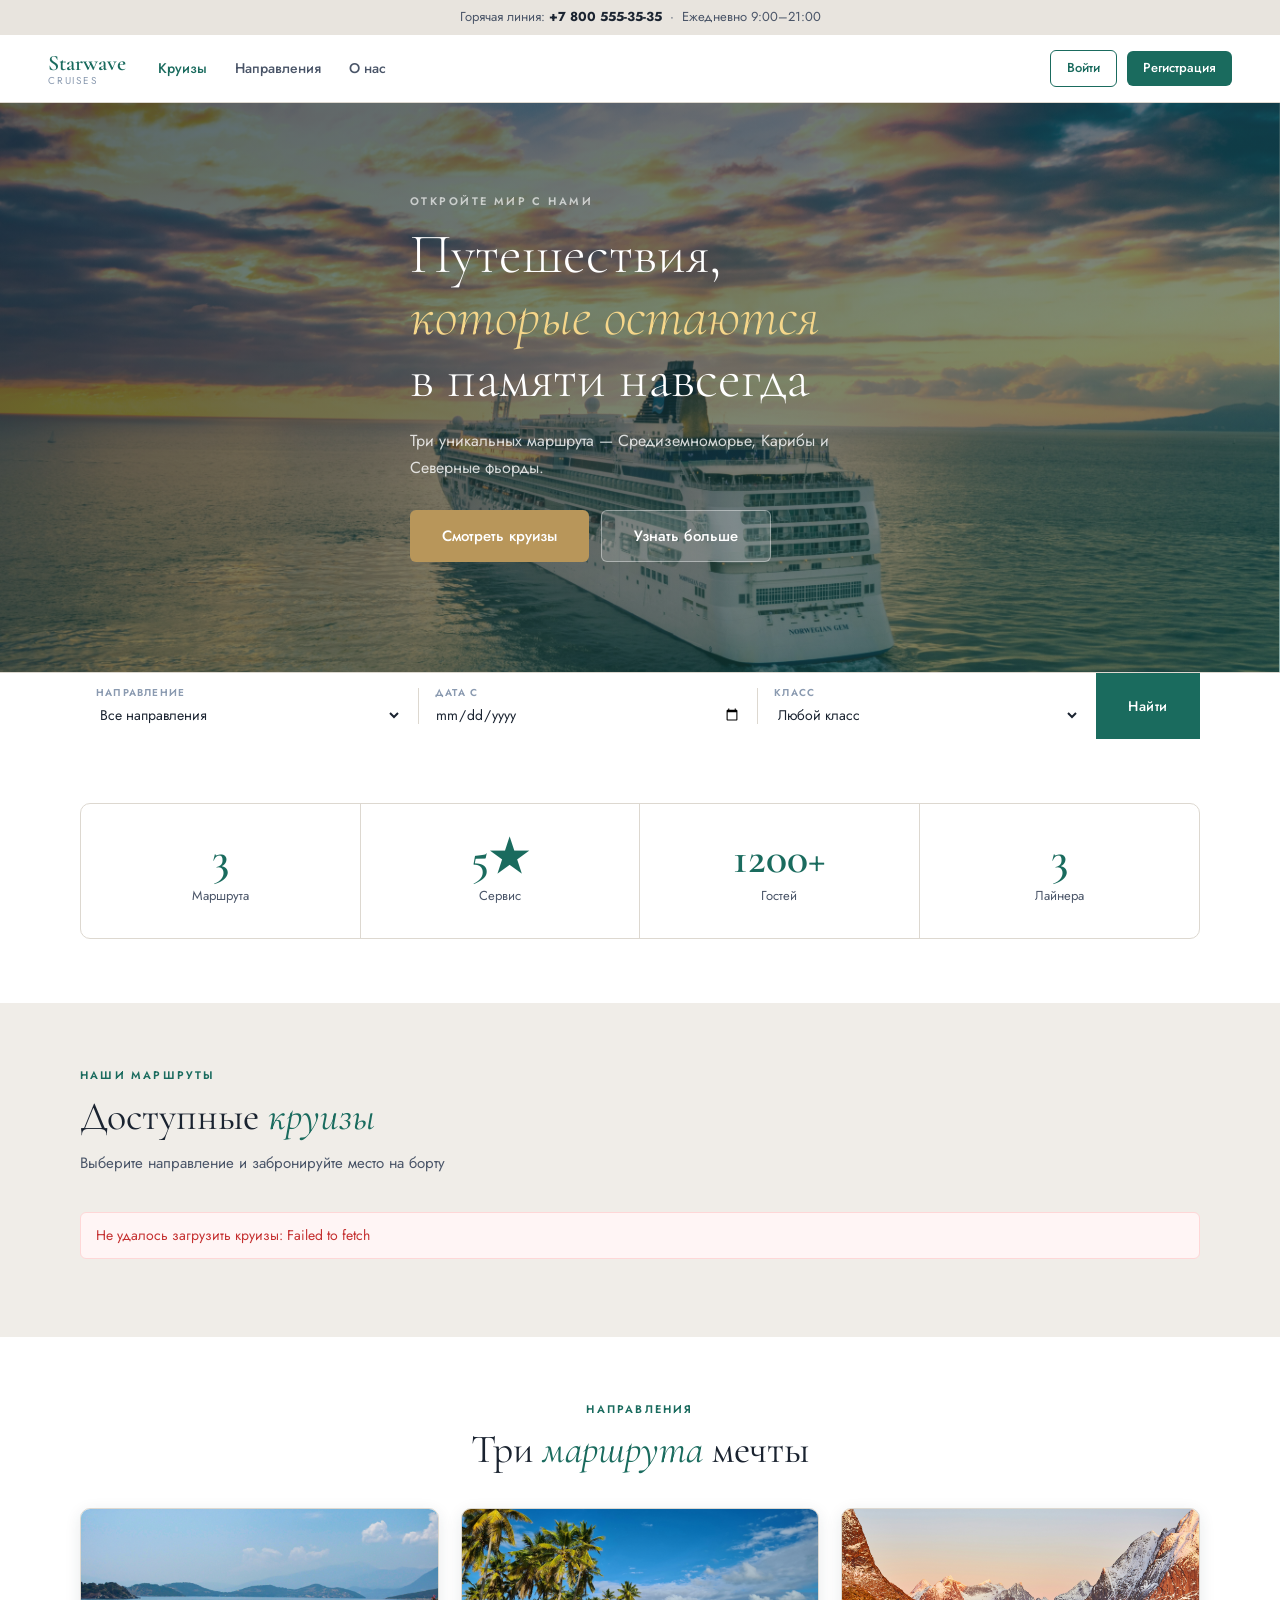
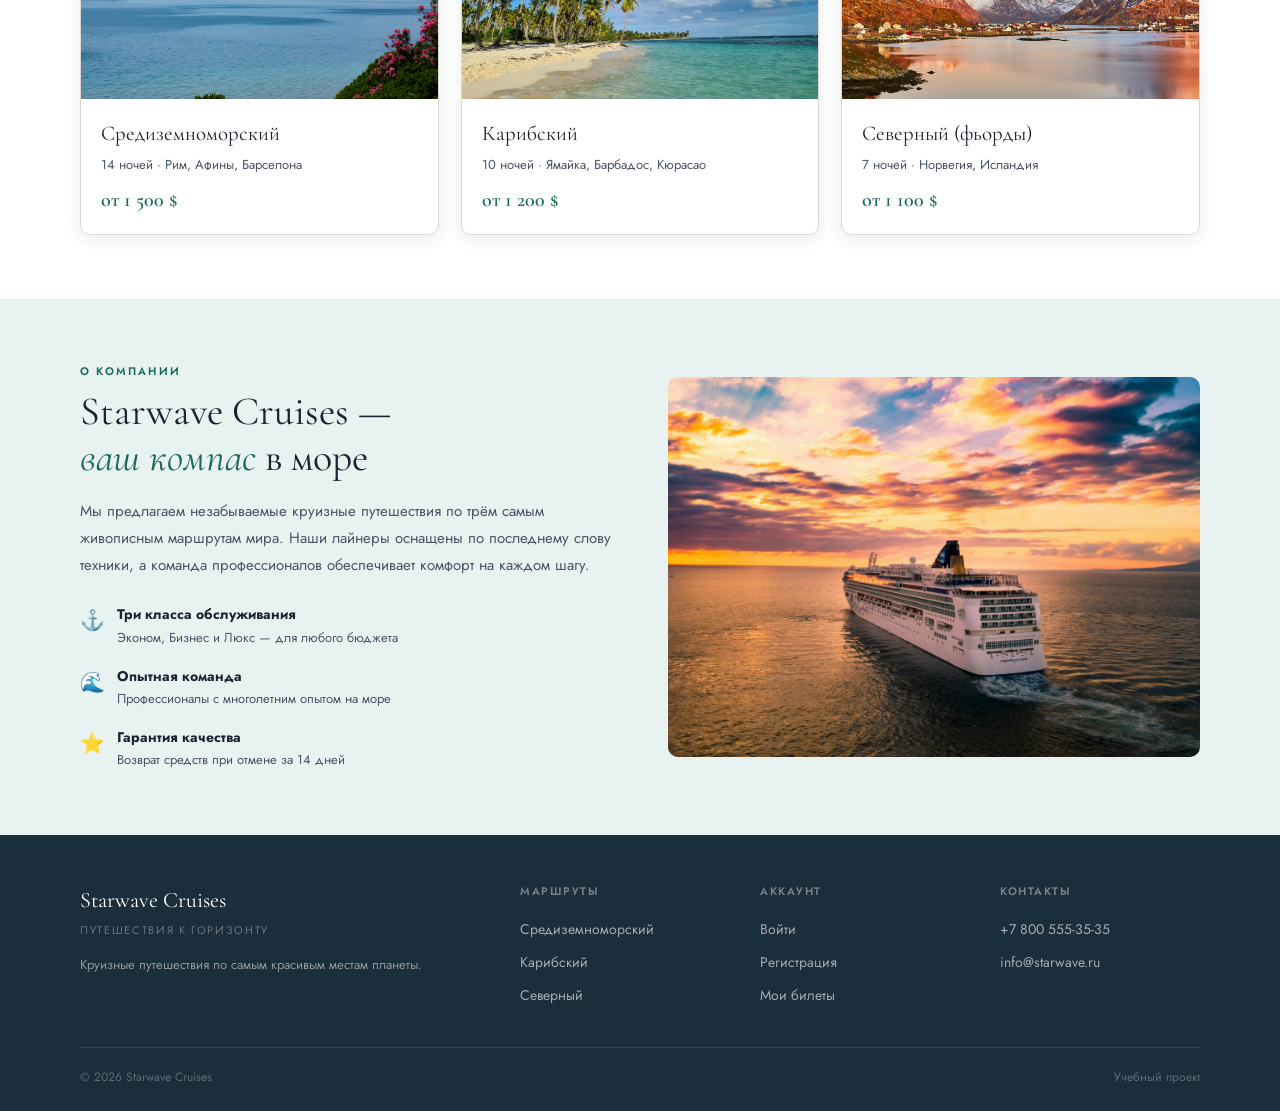
<file: frontend/index.html>
<!DOCTYPE html>
<html lang="ru">
<head>
    <meta charset="UTF-8">
    <meta name="viewport" content="width=device-width, initial-scale=1.0">
    <title>Starwave Cruises</title>
    <link rel="stylesheet" href="css/style.css">
</head>
<body>

<div class="topbar">
    Горячая линия: <strong>+7 800 555-35-35</strong> &nbsp;·&nbsp; Ежедневно 9:00–21:00
</div>

<nav class="navbar">
    <a href="/index.html" class="nav-logo">
        Starwave <span>Cruises</span>
    </a>
    <ul class="nav-links">
        <li><a href="/index.html#cruises" class="active">Круизы</a></li>
        <li><a href="/index.html#destinations">Направления</a></li>
        <li><a href="/index.html#about">О нас</a></li>
    </ul>
    <div class="nav-spacer"></div>
    <div class="nav-actions" id="nav-actions"></div>
</nav>

<!-- Герой -->
<section class="hero">
    <div class="hero-bg">
        <img src="images/hero-bg.jpg" alt="Море" onerror="this.style.display='none'">
    </div>
    <div class="hero-overlay">
        <div class="container">
            <div class="hero-content">
                <p class="hero-label">Откройте мир с нами</p>
                <h1 class="hero-title">Путешествия,<br><em>которые остаются</em><br>в памяти навсегда</h1>
                <p class="hero-subtitle">Три уникальных маршрута — Средиземноморье, Карибы и Северные фьорды.</p>
                <div class="hero-actions">
                    <a href="#cruises" class="btn btn-gold btn-lg">Смотреть круизы</a>
                    <a href="#about"   class="btn btn-lg hero-btn-ghost">Узнать больше</a>
                </div>
            </div>
        </div>
    </div>
    <!-- Строка поиска -->
    <div class="search-bar-wrap">
        <div class="search-bar">
            <div class="search-field">
                <label class="search-label">Направление</label>
                <select class="search-input" id="filter-type">
                    <option value="">Все направления</option>
                </select>
            </div>
            <div class="search-sep"></div>
            <div class="search-field">
                <label class="search-label">Дата с</label>
                <input type="date" class="search-input" id="filter-date">
            </div>
            <div class="search-sep"></div>
            <div class="search-field">
                <label class="search-label">Класс</label>
                <select class="search-input" id="filter-class">
                    <option value="">Любой класс</option>
                    <option value="ECONOMY">Эконом</option>
                    <option value="BUSINESS">Бизнес</option>
                    <option value="LUXURY">Люкс</option>
                </select>
            </div>
            <button class="btn btn-primary search-btn" onclick="CruisesPage.applyFilters()">
                Найти
            </button>
        </div>
    </div>
</section>

<!-- Цифры -->
<section class="section section-white">
    <div class="container">
        <div class="numbers-row">
            <div class="number-item"><div class="number-val">3</div><div class="number-lbl">Маршрута</div></div>
            <div class="number-item"><div class="number-val">5★</div><div class="number-lbl">Сервис</div></div>
            <div class="number-item"><div class="number-val">1200+</div><div class="number-lbl">Гостей</div></div>
            <div class="number-item"><div class="number-val">3</div><div class="number-lbl">Лайнера</div></div>
        </div>
    </div>
</section>

<!-- Каталог круизов -->
<section class="section" id="cruises">
    <div class="container">
        <div class="section-label">Наши маршруты</div>
        <h2 class="section-title">Доступные <em>круизы</em></h2>
        <p class="section-subtitle">Выберите направление и забронируйте место на борту</p>
        <div style="margin-top:36px" id="cruises-container"></div>
    </div>
</section>

<!-- Направления -->
<section class="section section-white" id="destinations">
    <div class="container">
        <div class="section-label text-center">Направления</div>
        <h2 class="section-title text-center">Три <em>маршрута</em> мечты</h2>
        <div class="dest-grid" style="margin-top:36px">
            <div class="dest-card">
                <div class="dest-img">
                    <img src="images/mediterranean.jpg" alt="Средиземноморье" onerror="this.parentElement.innerHTML='🌊'">
                </div>
                <div class="dest-body">
                    <h3 class="dest-title">Средиземноморский</h3>
                    <p class="dest-info">14 ночей · Рим, Афины, Барселона</p>
                    <p class="dest-price">от 1 500 $</p>
                </div>
            </div>
            <div class="dest-card">
                <div class="dest-img">
                    <img src="images/caribbean.jpg" alt="Карибы" onerror="this.parentElement.innerHTML='🏝'">
                </div>
                <div class="dest-body">
                    <h3 class="dest-title">Карибский</h3>
                    <p class="dest-info">10 ночей · Ямайка, Барбадос, Кюрасао</p>
                    <p class="dest-price">от 1 200 $</p>
                </div>
            </div>
            <div class="dest-card">
                <div class="dest-img">
                    <img src="images/nordic.jpg" alt="Фьорды" onerror="this.parentElement.innerHTML='🏔'">
                </div>
                <div class="dest-body">
                    <h3 class="dest-title">Северный (фьорды)</h3>
                    <p class="dest-info">7 ночей · Норвегия, Исландия</p>
                    <p class="dest-price">от 1 100 $</p>
                </div>
            </div>
        </div>
    </div>
</section>

<!-- О нас -->
<section class="section section-teal" id="about">
    <div class="container">
        <div class="about-layout">
            <div>
                <div class="section-label">О компании</div>
                <h2 class="section-title">Starwave Cruises —<br><em>ваш компас</em> в море</h2>
                <p class="about-desc">Мы предлагаем незабываемые круизные путешествия по трём самым живописным маршрутам мира. Наши лайнеры оснащены по последнему слову техники, а команда профессионалов обеспечивает комфорт на каждом шагу.</p>
                <div class="about-features">
                    <div class="about-feat"><span>⚓</span><div><strong>Три класса обслуживания</strong><p>Эконом, Бизнес и Люкс — для любого бюджета</p></div></div>
                    <div class="about-feat"><span>🌊</span><div><strong>Опытная команда</strong><p>Профессионалы с многолетним опытом на море</p></div></div>
                    <div class="about-feat"><span>⭐</span><div><strong>Гарантия качества</strong><p>Возврат средств при отмене за 14 дней</p></div></div>
                </div>
            </div>
            <div class="about-img">
                <img src="images/hero-bg.jpg" alt="Лайнер" onerror="this.style.display='none'">
            </div>
        </div>
    </div>
</section>

<footer>
    <div class="container">
        <div class="footer-grid">
            <div>
                <div class="footer-brand">Starwave Cruises</div>
                <div class="footer-tagline">Путешествия к горизонту</div>
                <p class="footer-desc">Круизные путешествия по самым красивым местам планеты.</p>
            </div>
            <div>
                <div class="footer-col-title">Маршруты</div>
                <ul class="footer-links">
                    <li><a href="#cruises">Средиземноморский</a></li>
                    <li><a href="#cruises">Карибский</a></li>
                    <li><a href="#cruises">Северный</a></li>
                </ul>
            </div>
            <div>
                <div class="footer-col-title">Аккаунт</div>
                <ul class="footer-links">
                    <li><a href="/html/login.html">Войти</a></li>
                    <li><a href="/html/register.html">Регистрация</a></li>
                    <li><a href="/html/profile.html">Мои билеты</a></li>
                </ul>
            </div>
            <div>
                <div class="footer-col-title">Контакты</div>
                <ul class="footer-links">
                    <li><a href="#">+7 800 555-35-35</a></li>
                    <li><a href="#">info@starwave.ru</a></li>
                </ul>
            </div>
        </div>
        <div class="footer-bottom">
            <span>© 2026 Starwave Cruises</span>
            <span>Учебный проект</span>
        </div>
    </div>
</footer>

<style>
.hero { position: relative; min-height: 580px; display: flex; flex-direction: column; }
.hero-bg { position: absolute; inset: 0; overflow: hidden; background: #1a2e3b; }
.hero-bg img { width:100%; height:100%; object-fit:cover; }
.hero-overlay {
    position: relative; flex: 1;
    background: linear-gradient(to bottom right, rgba(26,46,59,.72), rgba(26,107,94,.45));
    display: flex; align-items: center;
    padding: 90px 0 110px;
}
.hero-content { max-width: 600px; color: #fff; }
.hero-label { font-size:11px; font-weight:600; letter-spacing:.22em; text-transform:uppercase; color:rgba(255,255,255,.65); margin-bottom:14px; }
.hero-title { font-family:var(--font-title); font-size:56px; font-weight:300; line-height:1.1; margin-bottom:18px; }
.hero-title em { font-style:italic; color:#f5d68a; }
.hero-subtitle { font-size:16px; color:rgba(255,255,255,.8); line-height:1.7; margin-bottom:28px; max-width:460px; }
.hero-actions { display:flex; gap:12px; flex-wrap:wrap; }
.hero-btn-ghost { background:rgba(255,255,255,.15); color:#fff; border:1.5px solid rgba(255,255,255,.4); }
.hero-btn-ghost:hover { background:rgba(255,255,255,.25); }

.numbers-row { display:grid; grid-template-columns:repeat(4,1fr); border:1px solid var(--border); border-radius:var(--radius); overflow:hidden; }
.number-item { padding:32px 20px; text-align:center; border-right:1px solid var(--border); }
.number-item:last-child { border-right:none; }
.number-val { font-family:var(--font-title); font-size:44px; font-weight:600; color:var(--teal); line-height:1; margin-bottom:6px; }
.number-lbl { font-size:13px; color:var(--text-mid); }

.dest-grid { display:grid; grid-template-columns:repeat(3,1fr); gap:22px; }
.dest-card { background:#fff; border-radius:var(--radius); overflow:hidden; border:1px solid var(--border); box-shadow:var(--shadow); transition:transform var(--transition),box-shadow var(--transition); }
.dest-card:hover { transform:translateY(-4px); box-shadow:0 12px 32px rgba(26,46,59,.14); }
.dest-img { height:190px; overflow:hidden; background:var(--teal-light); display:flex; align-items:center; justify-content:center; font-size:60px; }
.dest-img img { width:100%; height:100%; object-fit:cover; transition:transform .4s ease; }
.dest-card:hover .dest-img img { transform:scale(1.06); }
.dest-body { padding:18px 20px; }
.dest-title { font-family:var(--font-title); font-size:21px; font-weight:400; margin-bottom:4px; }
.dest-info { font-size:13px; color:var(--text-mid); margin-bottom:8px; }
.dest-price { font-family:var(--font-title); font-size:20px; font-weight:600; color:var(--teal); }

.about-layout { display:grid; grid-template-columns:1fr 1fr; gap:56px; align-items:center; }
.about-desc { font-size:15px; color:var(--text-mid); line-height:1.8; margin:18px 0 24px; }
.about-features { display:flex; flex-direction:column; gap:16px; }
.about-feat { display:flex; gap:12px; align-items:flex-start; }
.about-feat span { font-size:20px; flex-shrink:0; margin-top:2px; }
.about-feat strong { display:block; font-size:14px; color:var(--text-dark); margin-bottom:2px; }
.about-feat p { font-size:13px; color:var(--text-mid); }
.about-img { border-radius:var(--radius); overflow:hidden; height:380px; }
.about-img img { width:100%; height:100%; object-fit:cover; }

@media(max-width:900px){
    .hero-title { font-size:36px; }
    .search-bar { flex-direction:column; height:auto; padding:12px 20px; gap:8px; }
    .search-sep { display:none; }
    .search-btn { width:100%; height:44px; border-radius:6px; }
    .numbers-row { grid-template-columns:repeat(2,1fr); }
    .number-item:nth-child(2) { border-right:none; }
    .dest-grid { grid-template-columns:1fr; }
    .about-layout { grid-template-columns:1fr; }
    .about-img { height:240px; }
}
</style>

<script src="js/utils.js"></script>
<script src="js/auth.js"></script>
<script src="js/api.js"></script>
<script src="js/cruises.js"></script>
</body>
</html>
</file>
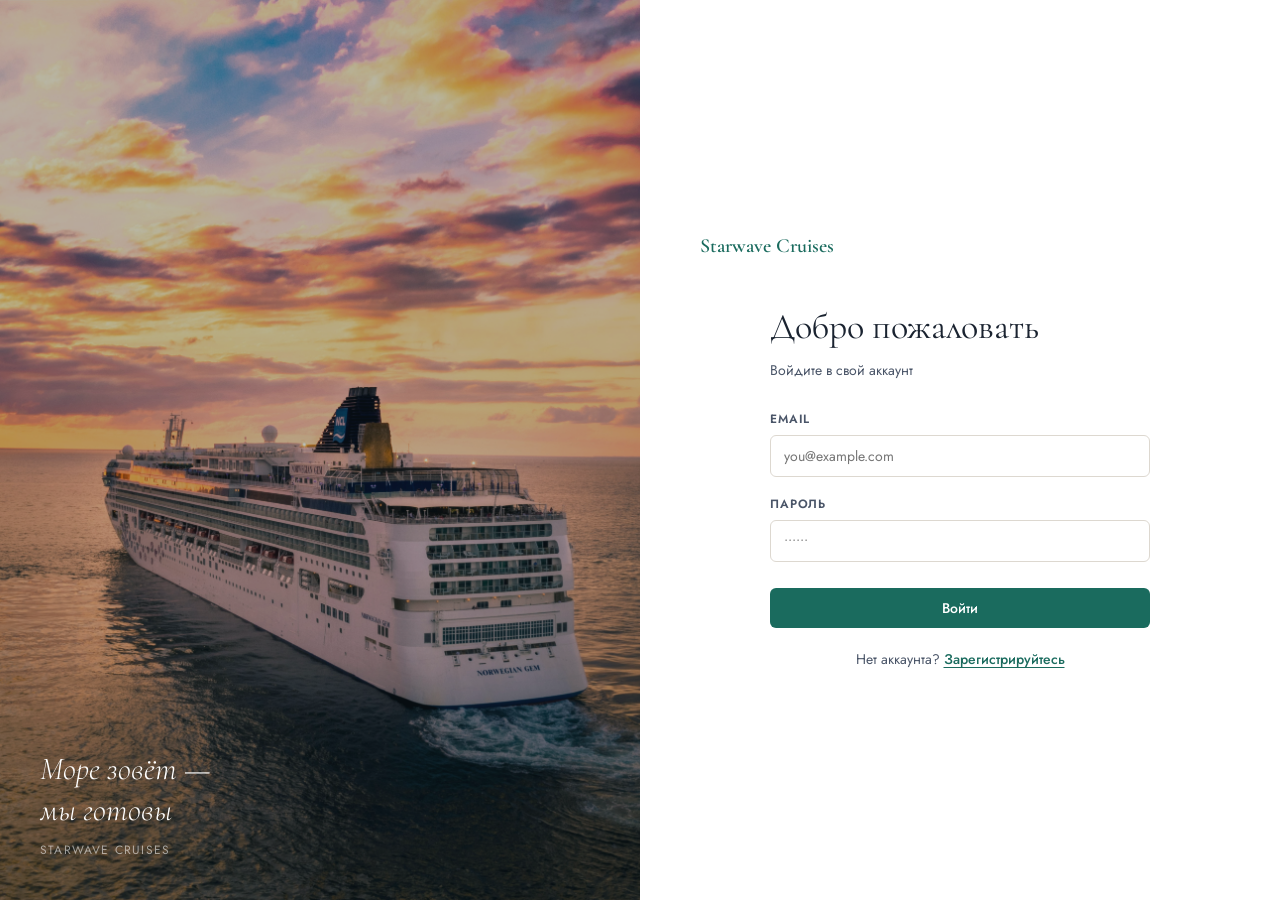
<file: frontend/html/login.html>
<!DOCTYPE html>
<html lang="ru">
<head>
    <meta charset="UTF-8">
    <meta name="viewport" content="width=device-width, initial-scale=1.0">
    <title>Войти — Starwave Cruises</title>
    <link rel="stylesheet" href="../css/style.css">
    <link rel="stylesheet" href="../css/auth.css">
</head>
<body>

<div class="auth-page">

    <!-- Левая панель — фото -->
    <div class="auth-visual">
        <img src="../images/hero-bg.jpg" alt="Море" onerror="this.style.display='none'">
        <div class="auth-visual-text">
            <div class="auth-visual-quote">Море зовёт —<br>мы готовы</div>
            <div class="auth-visual-sub">Starwave Cruises</div>
        </div>
    </div>

    <!-- Правая панель — форма -->
    <div class="auth-panel">
        <a href="/index.html" class="auth-logo-link">Starwave Cruises</a>

        <div class="auth-form-wrap">
            <h1 class="auth-title">Добро пожаловать</h1>
            <p class="auth-subtitle">Войдите в свой аккаунт</p>

            <div id="login-alert"></div>

            <div class="form-group">
                <label class="form-label">Email</label>
                <input class="form-input" type="email" id="email" placeholder="you@example.com">
            </div>
            <div class="form-group">
                <label class="form-label">Пароль</label>
                <input class="form-input" type="password" id="password" placeholder="••••••">
            </div>

            <button class="btn btn-primary btn-full" style="margin-top:8px" onclick="loginSubmit()">
                Войти
            </button>

            <div class="auth-switch">
                Нет аккаунта? <a href="/html/register.html">Зарегистрируйтесь</a>
            </div>
        </div>
    </div>
</div>

<script src="../js/utils.js"></script>
<script src="../js/auth.js"></script>
<script src="../js/api.js"></script>
<script>
async function loginSubmit() {
    clearAlert('login-alert');
    const email    = document.getElementById('email').value.trim();
    const password = document.getElementById('password').value;

    if (!email || !password) {
        showAlert('login-alert', 'Заполните все поля');
        return;
    }

    try {
        const data = await AuthAPI.login({ email, password });
        Auth.save(data);

        // Редирект по роли
        if (data.role === 'OWNER')      window.location.href = '/html/owner.html';
        else if (data.role === 'ADMIN') window.location.href = '/html/admin.html';
        else                            window.location.href = '/index.html';
    } catch (e) {
        showAlert('login-alert', e.message);
    }
}

// Enter для отправки
document.addEventListener('keydown', e => { if (e.key === 'Enter') loginSubmit(); });
</script>
</body>
</html>
</file>
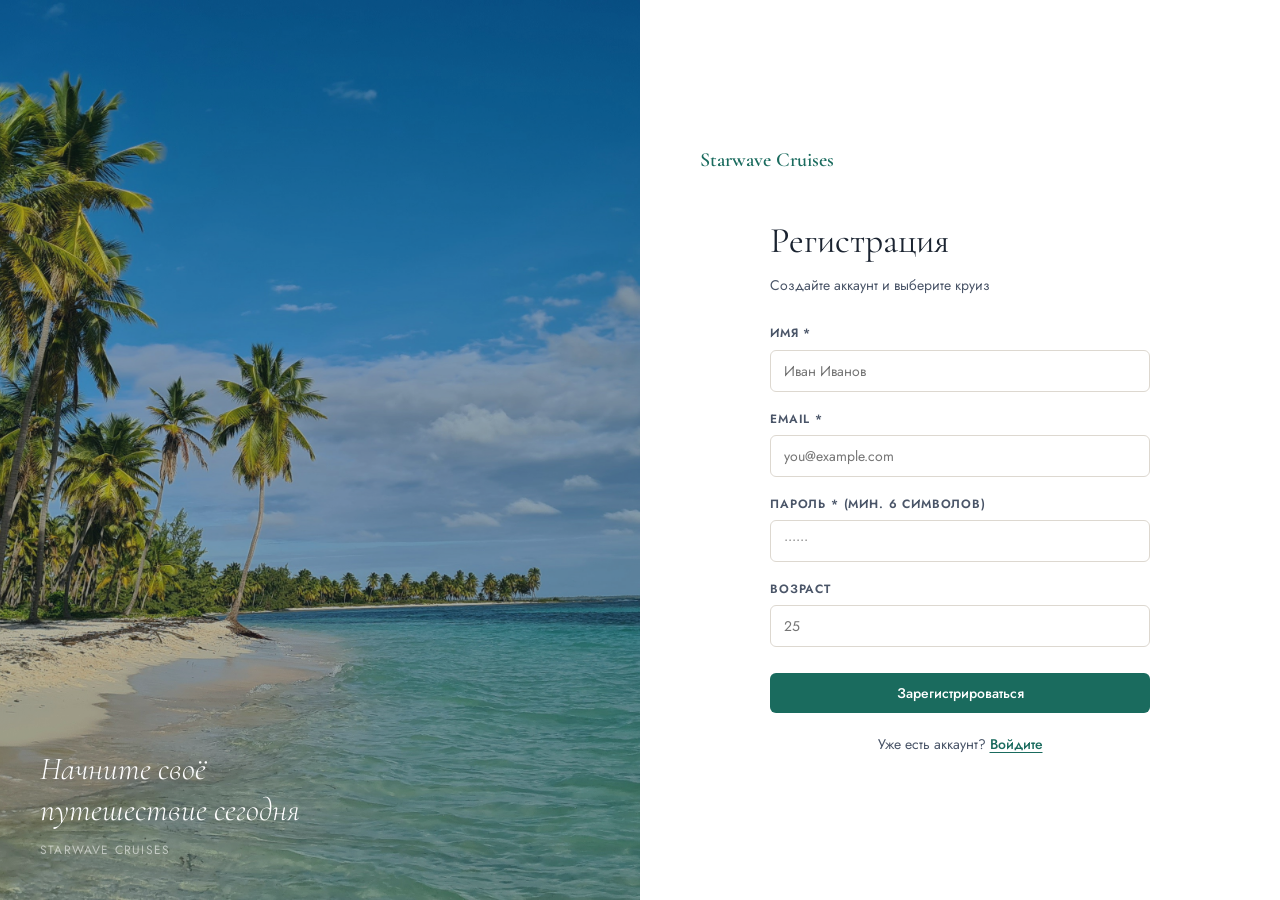
<file: frontend/html/register.html>
<!DOCTYPE html>
<html lang="ru">
<head>
    <meta charset="UTF-8">
    <meta name="viewport" content="width=device-width, initial-scale=1.0">
    <title>Регистрация — Starwave Cruises</title>
    <link rel="stylesheet" href="../css/style.css">
    <link rel="stylesheet" href="../css/auth.css">
</head>
<body>

<div class="auth-page">

    <div class="auth-visual">
        <img src="../images/caribbean.jpg" alt="Карибы" onerror="this.style.display='none'">
        <div class="auth-visual-text">
            <div class="auth-visual-quote">Начните своё<br>путешествие сегодня</div>
            <div class="auth-visual-sub">Starwave Cruises</div>
        </div>
    </div>

    <div class="auth-panel">
        <a href="/index.html" class="auth-logo-link">Starwave Cruises</a>

        <div class="auth-form-wrap">
            <h1 class="auth-title">Регистрация</h1>
            <p class="auth-subtitle">Создайте аккаунт и выберите круиз</p>

            <div id="reg-alert"></div>

            <div class="form-group">
                <label class="form-label">Имя *</label>
                <input class="form-input" type="text" id="name" placeholder="Иван Иванов">
            </div>
            <div class="form-group">
                <label class="form-label">Email *</label>
                <input class="form-input" type="email" id="email" placeholder="you@example.com">
            </div>
            <div class="form-group">
                <label class="form-label">Пароль * (мин. 6 символов)</label>
                <input class="form-input" type="password" id="password" placeholder="••••••">
            </div>
            <div class="form-group">
                <label class="form-label">Возраст</label>
                <input class="form-input" type="number" id="age" placeholder="25" min="1" max="120">
            </div>

            <button class="btn btn-primary btn-full" style="margin-top:8px" onclick="registerSubmit()">
                Зарегистрироваться
            </button>

            <div class="auth-switch">
                Уже есть аккаунт? <a href="/html/login.html">Войдите</a>
            </div>
        </div>
    </div>
</div>

<script src="../js/utils.js"></script>
<script src="../js/auth.js"></script>
<script src="../js/api.js"></script>
<script>
async function registerSubmit() {
    clearAlert('reg-alert');

    const name     = document.getElementById('name').value.trim();
    const email    = document.getElementById('email').value.trim();
    const password = document.getElementById('password').value;
    const age      = document.getElementById('age').value;

    if (!name || !email || !password) {
        showAlert('reg-alert', 'Заполните обязательные поля (*)');
        return;
    }
    if (password.length < 6) {
        showAlert('reg-alert', 'Пароль должен быть не менее 6 символов');
        return;
    }

    const body = { name, email, password };
    if (age) body.age = +age;

    try {
        const data = await AuthAPI.register(body);
        Auth.save(data);
        window.location.href = '/index.html';
    } catch (e) {
        showAlert('reg-alert', e.message);
    }
}
</script>
</body>
</html>
</file>
<file: frontend/css/style.css>
@import url('https://fonts.googleapis.com/css2?family=Cormorant+Garamond:ital,wght@0,400;0,600;1,400&family=Jost:wght@300;400;500&display=swap');

/* ── Переменные */
:root {
    --bg:          #f0ede8;
    --bg-white:    #ffffff;
    --teal:        #1a6b5e;
    --teal-dark:   #124d44;
    --teal-light:  #e8f2f0;
    --gold:        #b8965a;
    --text-dark:   #1a2330;
    --text-mid:    #4a5568;
    --text-light:  #8a9ab0;
    --border:      #ddd8d0;
    --shadow:      0 4px 16px rgba(26,46,59,0.10);
    --radius:      10px;
    --font-title:  'Cormorant Garamond', Georgia, serif;
    --font-body:   'Jost', sans-serif;
    --nav-h:       68px;
    --transition:  0.25s ease;
}

/* ── Сброс и база */
*, *::before, *::after { box-sizing: border-box; margin: 0; padding: 0; }
html { scroll-behavior: smooth; }
body {
    font-family: var(--font-body);
    background: var(--bg);
    color: var(--text-dark);
    font-size: 15px;
    line-height: 1.6;
}
img  { display: block; max-width: 100%; }
a    { text-decoration: none; color: inherit; }
button, input, select { font-family: var(--font-body); font-size: inherit; }

/* ── Топ-бар */
.topbar {
    background: #e8e4de;
    text-align: center;
    padding: 7px 20px;
    font-size: 13px;
    color: var(--text-mid);
}
.topbar strong { color: var(--text-dark); }

/* ── Навбар */
.navbar {
    position: sticky;
    top: 0;
    z-index: 100;
    height: var(--nav-h);
    background: var(--bg-white);
    border-bottom: 1px solid var(--border);
    display: flex;
    align-items: center;
    padding: 0 48px;
    gap: 32px;
}

.nav-logo {
    font-family: var(--font-title);
    font-size: 22px;
    font-weight: 600;
    color: var(--teal);
    display: flex;
    flex-direction: column;
    line-height: 1.1;
}
.nav-logo span {
    font-family: var(--font-body);
    font-size: 10px;
    font-weight: 400;
    letter-spacing: 0.18em;
    text-transform: uppercase;
    color: var(--text-light);
}

.nav-links {
    display: flex;
    gap: 28px;
    list-style: none;
}
.nav-links a {
    font-size: 14px;
    color: var(--text-mid);
    font-weight: 500;
    transition: color var(--transition);
}
.nav-links a:hover,
.nav-links a.active { color: var(--teal); }

.nav-spacer { flex: 1; }

.nav-actions {
    display: flex;
    align-items: center;
    gap: 10px;
}

/* ── Кнопки */
.btn {
    display: inline-flex;
    align-items: center;
    gap: 6px;
    padding: 10px 22px;
    border-radius: 6px;
    font-size: 14px;
    font-weight: 500;
    cursor: pointer;
    border: none;
    transition: all var(--transition);
}
.btn-primary  { background: var(--teal); color: #fff; }
.btn-primary:hover  { background: var(--teal-dark); }
.btn-outline  { background: transparent; border: 1.5px solid var(--teal); color: var(--teal); }
.btn-outline:hover  { background: var(--teal); color: #fff; }
.btn-gold     { background: var(--gold); color: #fff; }
.btn-gold:hover     { background: #a07d45; }
.btn-danger   { background: #e53e3e; color: #fff; }
.btn-danger:hover   { background: #c53030; }
.btn-sm  { padding: 7px 16px; font-size: 13px; }
.btn-lg  { padding: 13px 32px; font-size: 15px; }
.btn-full { width: 100%; justify-content: center; }

/* ── Контейнер */
.container {
    max-width: 1200px;
    margin: 0 auto;
    padding: 0 40px;
}

/* ── Секция */
.section { padding: 64px 0; }
.section-white { background: var(--bg-white); }
.section-teal  { background: var(--teal-light); }

.section-label {
    font-size: 11px;
    font-weight: 600;
    letter-spacing: 0.2em;
    text-transform: uppercase;
    color: var(--teal);
    margin-bottom: 8px;
}
.section-title {
    font-family: var(--font-title);
    font-size: 40px;
    font-weight: 400;
    color: var(--text-dark);
    line-height: 1.15;
}
.section-title em { font-style: italic; color: var(--teal); }
.section-subtitle {
    margin-top: 12px;
    font-size: 15px;
    color: var(--text-mid);
    max-width: 520px;
    line-height: 1.7;
}

/* ── Карточка круиза */
.cruise-grid {
    display: grid;
    grid-template-columns: repeat(3, 1fr);
    gap: 24px;
}

.cruise-card {
    background: var(--bg-white);
    border-radius: var(--radius);
    overflow: hidden;
    border: 1px solid var(--border);
    box-shadow: var(--shadow);
    cursor: pointer;
    transition: transform var(--transition), box-shadow var(--transition);
}
.cruise-card:hover {
    transform: translateY(-4px);
    box-shadow: 0 12px 32px rgba(26,46,59,0.14);
}

.cruise-card-img {
    height: 200px;
    overflow: hidden;
    background: var(--teal-light);
    position: relative;
}
.cruise-card-img img {
    width: 100%; height: 100%;
    object-fit: cover;
    transition: transform 0.4s ease;
}
.cruise-card:hover .cruise-card-img img { transform: scale(1.05); }

/* Заглушка если нет картинки */
.cruise-card-img .img-placeholder {
    width: 100%; height: 100%;
    display: flex;
    align-items: center;
    justify-content: center;
    background: var(--teal-light);
    color: var(--teal);
    font-size: 48px;
}

.cruise-card-body { padding: 18px 20px 22px; }

.cruise-card-type {
    font-size: 11px;
    font-weight: 600;
    letter-spacing: 0.14em;
    text-transform: uppercase;
    color: var(--teal);
    margin-bottom: 5px;
}
.cruise-card-title {
    font-family: var(--font-title);
    font-size: 22px;
    font-weight: 400;
    color: var(--text-dark);
    margin-bottom: 8px;
}
.cruise-card-desc {
    font-size: 13px;
    color: var(--text-mid);
    line-height: 1.6;
    margin-bottom: 14px;
    display: -webkit-box;
    -webkit-line-clamp: 2;
    -webkit-box-orient: vertical;
    overflow: hidden;
}
.cruise-card-meta {
    display: flex;
    gap: 14px;
    padding: 12px 0;
    border-top: 1px solid var(--border);
    border-bottom: 1px solid var(--border);
    margin-bottom: 14px;
    font-size: 13px;
    color: var(--text-mid);
}
.cruise-card-footer {
    display: flex;
    align-items: center;
    justify-content: space-between;
}
.cruise-price-label {
    font-size: 11px;
    color: var(--text-light);
    text-transform: uppercase;
    letter-spacing: 0.06em;
}
.cruise-price-value {
    font-family: var(--font-title);
    font-size: 26px;
    font-weight: 600;
    color: var(--text-dark);
    line-height: 1;
}

/* ── Формы */
.form-group { margin-bottom: 18px; }
.form-label {
    display: block;
    font-size: 12px;
    font-weight: 600;
    letter-spacing: 0.07em;
    text-transform: uppercase;
    color: var(--text-mid);
    margin-bottom: 6px;
}
.form-input,
.form-select {
    width: 100%;
    padding: 10px 13px;
    border: 1.5px solid var(--border);
    border-radius: 6px;
    background: #fff;
    color: var(--text-dark);
    font-size: 14px;
    outline: none;
    transition: border-color var(--transition);
}
.form-input:focus,
.form-select:focus { border-color: var(--teal); }
.form-error {
    font-size: 12px;
    color: #e53e3e;
    margin-top: 4px;
}

/* ── Алерты */
.alert {
    padding: 11px 15px;
    border-radius: 6px;
    font-size: 14px;
    margin-bottom: 14px;
}
.alert-error   { background: #fff5f5; color: #c53030; border: 1px solid #fed7d7; }
.alert-success { background: #f0fff4; color: #276749; border: 1px solid #c6f6d5; }
.alert-info    { background: var(--teal-light); color: var(--teal-dark); border: 1px solid #b2dfdb; }

/* ── Бейджи */
.badge {
    display: inline-block;
    padding: 3px 10px;
    border-radius: 20px;
    font-size: 11px;
    font-weight: 600;
    letter-spacing: 0.05em;
    text-transform: uppercase;
}
.badge-active    { background: #c6f6d5; color: #276749; }
.badge-cancelled { background: #fed7d7; color: #c53030; }
.badge-economy   { background: #e2e8f0; color: #4a5568; }
.badge-business  { background: #fef3c7; color: #92400e; }
.badge-luxury    { background: #fce7f3; color: #9d174d; }

/* ── Таблица */
.table-wrap {
    overflow-x: auto;
    border-radius: var(--radius);
    border: 1px solid var(--border);
    background: #fff;
}
table { width: 100%; border-collapse: collapse; }
thead { background: var(--bg); border-bottom: 2px solid var(--border); }
th {
    padding: 11px 15px;
    text-align: left;
    font-size: 11px;
    font-weight: 600;
    letter-spacing: 0.1em;
    text-transform: uppercase;
    color: var(--text-mid);
}
td {
    padding: 12px 15px;
    font-size: 14px;
    border-bottom: 1px solid var(--border);
}
tr:last-child td { border-bottom: none; }
tr:hover td { background: var(--bg); }

/* ── Лоадер */
.loader {
    display: flex;
    justify-content: center;
    gap: 7px;
    padding: 48px;
}
.loader-dot {
    width: 8px; height: 8px;
    border-radius: 50%;
    background: var(--teal);
    animation: bounce 1.2s infinite;
}
.loader-dot:nth-child(2) { animation-delay: 0.2s; }
.loader-dot:nth-child(3) { animation-delay: 0.4s; }
@keyframes bounce {
    0%,80%,100% { transform: scale(0.7); opacity: 0.5; }
    40%          { transform: scale(1);   opacity: 1;   }
}

/* ── Empty state */
.empty {
    text-align: center;
    padding: 56px 24px;
    color: var(--text-light);
}
.empty-icon  { font-size: 44px; margin-bottom: 12px; opacity: 0.4; }
.empty-title { font-family: var(--font-title); font-size: 22px; color: var(--text-mid); margin-bottom: 6px; }
.empty-text  { font-size: 14px; }

/* ── Модалка */
.modal-overlay {
    position: fixed;
    inset: 0;
    background: rgba(26,35,48,0.5);
    z-index: 200;
    display: flex;
    align-items: center;
    justify-content: center;
    padding: 20px;
    opacity: 0;
    pointer-events: none;
    transition: opacity var(--transition);
}
.modal-overlay.open { opacity: 1; pointer-events: all; }
.modal {
    background: #fff;
    border-radius: 14px;
    padding: 32px;
    max-width: 480px;
    width: 100%;
    box-shadow: 0 20px 60px rgba(26,46,59,0.18);
    transform: translateY(16px);
    transition: transform var(--transition);
}
.modal-overlay.open .modal { transform: translateY(0); }
.modal-header {
    display: flex;
    justify-content: space-between;
    align-items: center;
    margin-bottom: 22px;
}
.modal-title { font-family: var(--font-title); font-size: 26px; }
.modal-close {
    background: none; border: none; cursor: pointer;
    font-size: 22px; color: var(--text-light);
}
.modal-close:hover { color: var(--text-dark); }

/* ── Навбар: пользователь */
.nav-user {
    display: flex;
    align-items: center;
    gap: 8px;
    cursor: pointer;
    padding: 6px 12px;
    border-radius: 6px;
    font-size: 14px;
    color: var(--text-mid);
    transition: background var(--transition);
}
.nav-user:hover { background: var(--teal-light); }
.nav-avatar {
    width: 30px; height: 30px;
    border-radius: 50%;
    background: var(--teal);
    color: #fff;
    display: flex;
    align-items: center;
    justify-content: center;
    font-size: 13px;
    font-weight: 600;
}

/* ── Footer */
footer {
    background: #1a2e3b;
    color: #fff;
    padding: 48px 0 24px;
}
.footer-grid {
    display: grid;
    grid-template-columns: 2fr 1fr 1fr 1fr;
    gap: 40px;
    margin-bottom: 40px;
}
.footer-brand {
    font-family: var(--font-title);
    font-size: 22px;
    color: #fff;
    margin-bottom: 4px;
}
.footer-tagline {
    font-size: 11px;
    letter-spacing: 0.15em;
    text-transform: uppercase;
    color: rgba(255,255,255,0.35);
    margin-bottom: 14px;
}
.footer-desc { font-size: 13px; color: rgba(255,255,255,0.5); line-height: 1.7; }
.footer-col-title {
    font-size: 11px;
    font-weight: 600;
    letter-spacing: 0.14em;
    text-transform: uppercase;
    color: rgba(255,255,255,0.4);
    margin-bottom: 16px;
}
.footer-links { list-style: none; display: flex; flex-direction: column; gap: 9px; }
.footer-links a { font-size: 14px; color: rgba(255,255,255,0.6); transition: color var(--transition); }
.footer-links a:hover { color: #fff; }
.footer-bottom {
    border-top: 1px solid rgba(255,255,255,0.1);
    padding-top: 20px;
    display: flex;
    justify-content: space-between;
    font-size: 12px;
    color: rgba(255,255,255,0.3);
}

/* ── Утилиты */
.hidden       { display: none !important; }
.text-center  { text-align: center; }
.text-teal    { color: var(--teal); }
.mt-8  { margin-top: 8px; }
.mt-16 { margin-top: 16px; }
.mt-24 { margin-top: 24px; }
.mb-16 { margin-bottom: 16px; }
.mb-24 { margin-bottom: 24px; }
.flex  { display: flex; }
.flex-between { display: flex; align-items: center; justify-content: space-between; }
.gap-8  { gap: 8px; }
.gap-12 { gap: 12px; }

/* ── Строка поиска на главной */
.search-bar-wrap {
    background: #fff;
    border-top: 1px solid var(--border);
    position: relative;
    z-index: 10;
}

.search-bar {
    display: flex;
    align-items: center;
    height: 66px;
    max-width: 1200px;
    margin: 0 auto;
    padding: 0 40px;
    background: #fff;
}

.search-field {
    flex: 1;
    display: flex;
    flex-direction: column;
    padding: 0 16px;
}

.search-label {
    font-size: 10px;
    font-weight: 600;
    letter-spacing: 0.12em;
    text-transform: uppercase;
    color: var(--text-light);
    margin-bottom: 3px;
}

.search-input {
    border: none;
    outline: none;
    font-size: 14px;
    color: var(--text-dark);
    background: transparent;
    font-family: var(--font-body);
    width: 100%;
    cursor: pointer;
}

.search-sep {
    width: 1px;
    height: 36px;
    background: var(--border);
    flex-shrink: 0;
}

.search-btn {
    border-radius: 0;
    height: 66px;
    padding: 0 32px;
    flex-shrink: 0;
    font-size: 14px;
    letter-spacing: 0.04em;
}

/* ── Адаптив */
@media (max-width: 900px) {
    .container { padding: 0 20px; }
    .navbar { padding: 0 20px; }
    .nav-links { display: none; }
    .cruise-grid { grid-template-columns: 1fr; }
    .footer-grid { grid-template-columns: 1fr 1fr; gap: 24px; }
    .section-title { font-size: 30px; }
}
@media (max-width: 600px) {
    .footer-grid { grid-template-columns: 1fr; }
    .section { padding: 40px 0; }
}
</file>
<file: frontend/css/auth.css>
.auth-page {
    min-height: 100vh;
    display: grid;
    grid-template-columns: 1fr 1fr;
}

/* Левая половина — фото */
.auth-visual {
    position: relative;
    overflow: hidden;
    background: #1a2e3b;
}
.auth-visual img {
    width: 100%; height: 100%;
    object-fit: cover;
    opacity: 0.7;
}
/* Заглушка если нет фото */
.auth-visual .img-placeholder {
    width: 100%; height: 100%;
    display: flex;
    align-items: center;
    justify-content: center;
    font-size: 80px;
    background: linear-gradient(135deg, #1a6b5e, #1a2e3b);
}
.auth-visual-text {
    position: absolute;
    bottom: 40px;
    left: 40px;
    color: #fff;
}
.auth-visual-quote {
    font-family: var(--font-title);
    font-size: 32px;
    font-weight: 300;
    font-style: italic;
    line-height: 1.3;
    margin-bottom: 10px;
}
.auth-visual-sub {
    font-size: 12px;
    letter-spacing: 0.1em;
    text-transform: uppercase;
    color: rgba(255,255,255,0.55);
}

/* Правая половина — форма */
.auth-panel {
    display: flex;
    flex-direction: column;
    align-items: center;
    justify-content: center;
    padding: 48px 60px;
    background: #fff;
    overflow-y: auto;
}

.auth-logo-link {
    font-family: var(--font-title);
    font-size: 20px;
    font-weight: 600;
    color: var(--teal);
    margin-bottom: 36px;
    align-self: flex-start;
}

.auth-form-wrap { width: 100%; max-width: 380px; }

.auth-title {
    font-family: var(--font-title);
    font-size: 36px;
    font-weight: 400;
    color: var(--text-dark);
    margin-bottom: 4px;
}
.auth-subtitle {
    font-size: 14px;
    color: var(--text-mid);
    margin-bottom: 28px;
}

.auth-switch {
    text-align: center;
    margin-top: 20px;
    font-size: 14px;
    color: var(--text-mid);
}
.auth-switch a {
    color: var(--teal);
    font-weight: 500;
    text-decoration: underline;
    text-underline-offset: 3px;
}

@media (max-width: 800px) {
    .auth-page { grid-template-columns: 1fr; }
    .auth-visual { display: none; }
    .auth-panel { padding: 32px 24px; }
}
</file>
